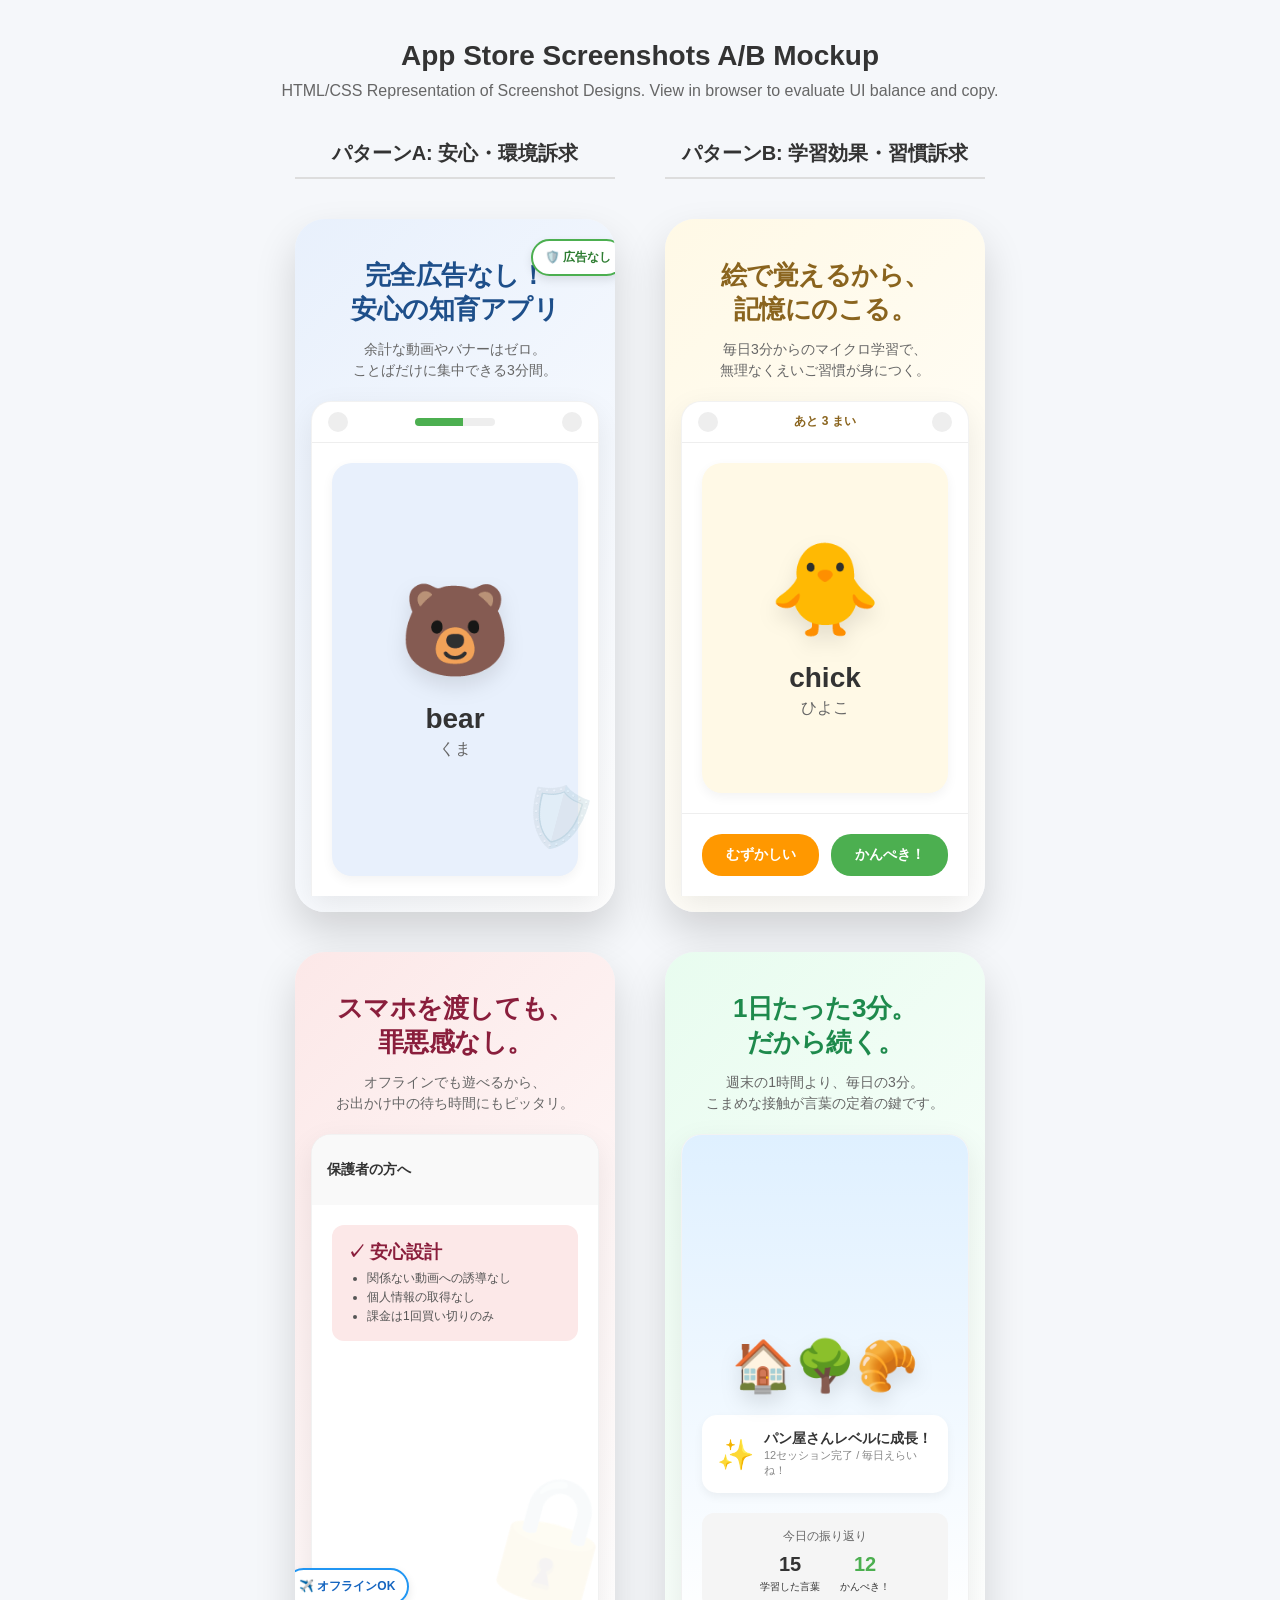
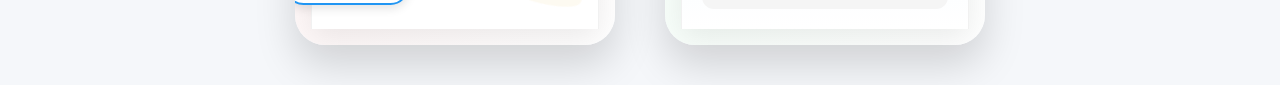
<file: docs/marketing/screenshot_mockup.html>
<!DOCTYPE html>
<html lang="ja">
<head>
    <meta charset="UTF-8">
    <meta name="viewport" content="width=device-width, initial-scale=1.0">
    <title>Pic-tan: App Store Screenshot Mockups (A/B Test)</title>
    <style>
        :root {
            /* Brand Colors (Felt-cute pastel palette) */
            --bg-pastel-blue: #E8F0FC;
            --bg-pastel-yellow: #FFF9E6;
            --bg-pastel-pink: #FCE8E8;
            --bg-pastel-green: #E8FCEF;
            
            --text-dark: #333333;
            --text-muted: #666666;
            --accent-color: #FF7B00; /* Warm accent */
            
            --card-bg: #FFFFFF;
            --card-shadow: 0 10px 30px rgba(0,0,0,0.08);
            --device-shadow: 0 20px 40px rgba(0,0,0,0.15);
        }

        body {
            font-family: 'Helvetica Neue', 'Hiragino Kaku Gothic ProN', 'Meiryo', sans-serif;
            background-color: #f5f7FA;
            color: var(--text-dark);
            margin: 0;
            padding: 40px;
            display: flex;
            flex-direction: column;
            align-items: center;
        }

        .header {
            text-align: center;
            margin-bottom: 40px;
        }
        
        .header h1 {
            font-size: 28px;
            margin: 0 0 10px 0;
        }
        
        .header p {
            color: var(--text-muted);
            margin: 0;
        }

        .grid {
            display: grid;
            grid-template-columns: repeat(2, 1fr);
            gap: 50px;
            max-width: 1200px;
        }

        .variant-col {
            display: flex;
            flex-direction: column;
            gap: 40px;
        }

        .variant-title {
            text-align: center;
            font-size: 20px;
            font-weight: bold;
            padding-bottom: 10px;
            border-bottom: 2px solid #ddd;
        }

        /* Screenshot Container (Apple App Store ratio approx 9:19.5, 300x650 for demo) */
        .screenshot {
            width: 320px;
            height: 693px;
            background: white;
            border-radius: 30px;
            box-shadow: var(--device-shadow);
            position: relative;
            overflow: hidden;
            display: flex;
            flex-direction: column;
            margin: 0 auto;
        }

        /* Top Text Area */
        .copy-area {
            padding: 40px 24px 20px 24px;
            text-align: center;
            z-index: 10;
        }

        .copy-title {
            font-size: 26px;
            font-weight: 800;
            line-height: 1.3;
            margin-bottom: 12px;
            color: var(--text-dark);
            letter-spacing: -0.5px;
        }

        .copy-subtitle {
            font-size: 14px;
            font-weight: 500;
            line-height: 1.5;
            color: var(--text-muted);
        }

        /* App UI Mock Area */
        .ui-mockup {
            flex-grow: 1;
            position: relative;
            margin: 0 16px 16px 16px;
            border-top-left-radius: 20px;
            border-top-right-radius: 20px;
            background: var(--card-bg);
            box-shadow: var(--card-shadow);
            overflow: hidden;
            display: flex;
            flex-direction: column;
            border: 1px solid rgba(0,0,0,0.05);
            border-bottom: none;
        }

        /* Specific Variant Styles */
        /* Slide 1 Pattern A (Safe/Ad-Free) */
        .s1-a {
            background: linear-gradient(135deg, var(--bg-pastel-blue), #ffffff);
        }
        .s1-a .copy-title { color: #1E4F8A; }
        
        /* Slide 1 Pattern B (Habit/Memory) */
        .s1-b {
            background: linear-gradient(135deg, var(--bg-pastel-yellow), #ffffff);
        }
        .s1-b .copy-title { color: #8A641E; }

        /* Slide 2 Pattern A (Parent relief) */
        .s2-a {
            background: linear-gradient(135deg, var(--bg-pastel-pink), #ffffff);
        }
        .s2-a .copy-title { color: #8A1E3C; }

        /* Slide 2 Pattern B (3-min spaced repetition) */
        .s2-b {
            background: linear-gradient(135deg, var(--bg-pastel-green), #ffffff);
        }
        .s2-b .copy-title { color: #1E8A4C; }


        /* Mockup Internal Elements */
        .mock-nav {
            height: 40px;
            display: flex;
            align-items: center;
            justify-content: space-between;
            padding: 0 16px;
            border-bottom: 1px solid #eee;
        }
        .mock-nav-btn {
            width: 20px; height: 20px; border-radius: 10px; background: #eee;
        }
        .mock-progress {
            width: 80px; height: 8px; border-radius: 4px; background: #eee; overflow: hidden;
        }
        .mock-progress-bar {
            width: 60%; height: 100%; background: #4CAF50;
        }

        /* Big Card */
        .mock-card {
            margin: 20px;
            flex-grow: 1;
            background: var(--bg-pastel-yellow);
            border-radius: 20px;
            display: flex;
            flex-direction: column;
            align-items: center;
            justify-content: center;
            box-shadow: 0 4px 12px rgba(0,0,0,0.05);
            position: relative;
        }

        .mock-emoji {
            font-size: 90px;
            margin-bottom: 20px;
            filter: drop-shadow(0 10px 10px rgba(0,0,0,0.1));
            transform: translateY(0);
            animation: bounce 2s infinite ease-in-out;
        }
        
        .mock-emoji.bear { animation-delay: 0.5s; background: transparent; }
        
        @keyframes bounce {
            0%, 100% { transform: translateY(0); }
            50% { transform: translateY(-10px); }
        }

        .mock-word-en { font-size: 28px; font-weight: bold; color: #333; margin-bottom: 4px; }
        .mock-word-ja { font-size: 16px; color: #666; }

        /* Trust Badges Mock */
        .trust-badge {
            position: absolute;
            background: white;
            padding: 8px 12px;
            border-radius: 20px;
            font-size: 12px;
            font-weight: bold;
            box-shadow: 0 4px 10px rgba(0,0,0,0.1);
            display: flex;
            align-items: center;
            gap: 6px;
        }
        .trust-badge.ad-free {
            top: 20px; right: -10px; border: 2px solid #4CAF50; color: #2E7D32; z-index: 20;
        }
        .trust-badge.offline {
            bottom: 40px; left: -10px; border: 2px solid #2196F3; color: #1565C0; z-index: 20;
        }

        /* Ratings Mock */
        .mock-ratings {
            display: flex;
            justify-content: center;
            gap: 12px;
            padding: 20px;
            border-top: 1px solid #eee;
        }
        .mock-btn-rating {
            padding: 12px 20px;
            border-radius: 20px;
            font-size: 14px;
            font-weight: bold;
            color: white;
            flex: 1;
            text-align: center;
        }
        .mock-btn-orange { background: #FF9800; }
        .mock-btn-green { background: #4CAF50; }

        /* Shield Graphic */
        .shield-graphic {
            font-size: 60px;
            position: absolute;
            bottom: 60px;
            right: 20px;
            opacity: 0.2;
            transform: rotate(15deg);
        }

        /* Town Mockup */
        .mock-town {
            flex-grow: 1;
            display: flex;
            flex-direction: column;
            justify-content: flex-end;
            padding: 20px;
            background: linear-gradient(to bottom, #dff0ff, #fff);
        }
        .town-level {
            background: white;
            padding: 15px;
            border-radius: 15px;
            box-shadow: 0 4px 10px rgba(0,0,0,0.05);
            margin-bottom: 20px;
            display: flex;
            align-items: center;
            gap: 10px;
        }
        .town-icon { font-size: 30px; }
        .town-text {
            font-size: 14px; font-weight: bold;
        }
        .town-sub {
            font-size: 11px; color: #888;
        }
    </style>
</head>
<body>

    <div class="header">
        <h1>App Store Screenshots A/B Mockup</h1>
        <p>HTML/CSS Representation of Screenshot Designs. View in browser to evaluate UI balance and copy.</p>
    </div>

    <div class="grid">
        <!-- Pattern A Column -->
        <div class="variant-col">
            <div class="variant-title">パターンA: 安心・環境訴求</div>
            
            <!-- Slide 1 A -->
            <div class="screenshot s1-a">
                <div class="copy-area">
                    <div class="copy-title">完全広告なし！<br>安心の知育アプリ</div>
                    <div class="copy-subtitle">余計な動画やバナーはゼロ。<br>ことばだけに集中できる3分間。</div>
                </div>
                
                <div class="trust-badge ad-free">🛡️ 広告なし</div>
                
                <div class="ui-mockup">
                    <div class="mock-nav">
                        <div class="mock-nav-btn"></div>
                        <div class="mock-progress"><div class="mock-progress-bar"></div></div>
                        <div class="mock-nav-btn"></div>
                    </div>
                    <div class="mock-card" style="background:var(--bg-pastel-blue);">
                        <div class="mock-emoji bear">🐻</div>
                        <div class="mock-word-en">bear</div>
                        <div class="mock-word-ja">くま</div>
                    </div>
                </div>
                <div class="shield-graphic">🛡️</div>
            </div>

            <!-- Slide 2 A -->
            <div class="screenshot s2-a">
                <div class="copy-area">
                    <div class="copy-title">スマホを渡しても、<br>罪悪感なし。</div>
                    <div class="copy-subtitle">オフラインでも遊べるから、<br>お出かけ中の待ち時間にもピッタリ。</div>
                </div>

                <div class="trust-badge offline">✈️ オフラインOK</div>

                <div class="ui-mockup">
                    <div class="mock-nav" style="background:#f9f9f9; padding:15px; border-bottom:none;">
                        <span style="font-weight:bold; font-size:14px;">保護者の方へ</span>
                    </div>
                    <div style="padding:20px;">
                        <div style="background:#fce8e8; padding:15px; border-radius:12px; margin-bottom:15px;">
                            <span style="font-size:18px; font-weight:bold; color:#8A1E3C;">✓ 安心設計</span>
                            <ul style="margin:5px 0 0 0; padding-left:20px; font-size:12px; color:#555; line-height:1.6;">
                                <li>関係ない動画への誘導なし</li>
                                <li>個人情報の取得なし</li>
                                <li>課金は1回買い切りのみ</li>
                            </ul>
                        </div>
                    </div>
                    <div class="shield-graphic" style="font-size:120px; opacity:0.05; right:-30px; bottom:20px;">🔒</div>
                </div>
            </div>
            
        </div>

        <!-- Pattern B Column -->
        <div class="variant-col">
            <div class="variant-title">パターンB: 学習効果・習慣訴求</div>
            
            <!-- Slide 1 B -->
            <div class="screenshot s1-b">
                <div class="copy-area">
                    <div class="copy-title">絵で覚えるから、<br>記憶にのこる。</div>
                    <div class="copy-subtitle">毎日3分からのマイクロ学習で、<br>無理なくえいご習慣が身につく。</div>
                </div>
                
                <div class="ui-mockup">
                    <div class="mock-nav">
                        <div class="mock-nav-btn"></div>
                        <span style="font-size:12px; font-weight:bold; color:#8A641E;">あと 3 まい</span>
                        <div class="mock-nav-btn"></div>
                    </div>
                    <div class="mock-card" style="background:var(--bg-pastel-yellow);">
                        <div class="mock-emoji">🐥</div>
                        <div class="mock-word-en">chick</div>
                        <div class="mock-word-ja">ひよこ</div>
                    </div>
                    <div class="mock-ratings">
                        <div class="mock-btn-rating mock-btn-orange">むずかしい</div>
                        <div class="mock-btn-rating mock-btn-green">かんぺき！</div>
                    </div>
                </div>
            </div>

            <!-- Slide 2 B -->
            <div class="screenshot s2-b">
                <div class="copy-area">
                    <div class="copy-title">1日たった3分。<br>だから続く。</div>
                    <div class="copy-subtitle">週末の1時間より、毎日の3分。<br>こまめな接触が言葉の定着の鍵です。</div>
                </div>

                <div class="ui-mockup">
                    <div class="mock-town">
                        
                        <div style="text-align:center; font-size:50px; margin-bottom:20px; filter: drop-shadow(0 10px 10px rgba(0,0,0,0.1));">
                            🏠🌳🥐
                        </div>
                        
                        <div class="town-level">
                            <div class="town-icon">✨</div>
                            <div>
                                <div class="town-text">パン屋さんレベルに成長！</div>
                                <div class="town-sub">12セッション完了 / 毎日えらいね！</div>
                            </div>
                        </div>

                        <div style="background:#f5f5f5; border-radius:12px; padding:15px; text-align:center;">
                            <div style="font-size:12px; color:#666; margin-bottom:8px;">今日の振り返り</div>
                            <div style="display:flex; justify-content:center; gap:20px;">
                                <div>
                                    <span style="font-size:20px; font-weight:bold;">15</span><br>
                                    <span style="font-size:10px;">学習した言葉</span>
                                </div>
                                <div>
                                    <span style="font-size:20px; font-weight:bold; color:#4CAF50;">12</span><br>
                                    <span style="font-size:10px;">かんぺき！</span>
                                </div>
                            </div>
                        </div>

                    </div>
                </div>
            </div>
            
        </div>
    </div>

</body>
</html>
</file>
